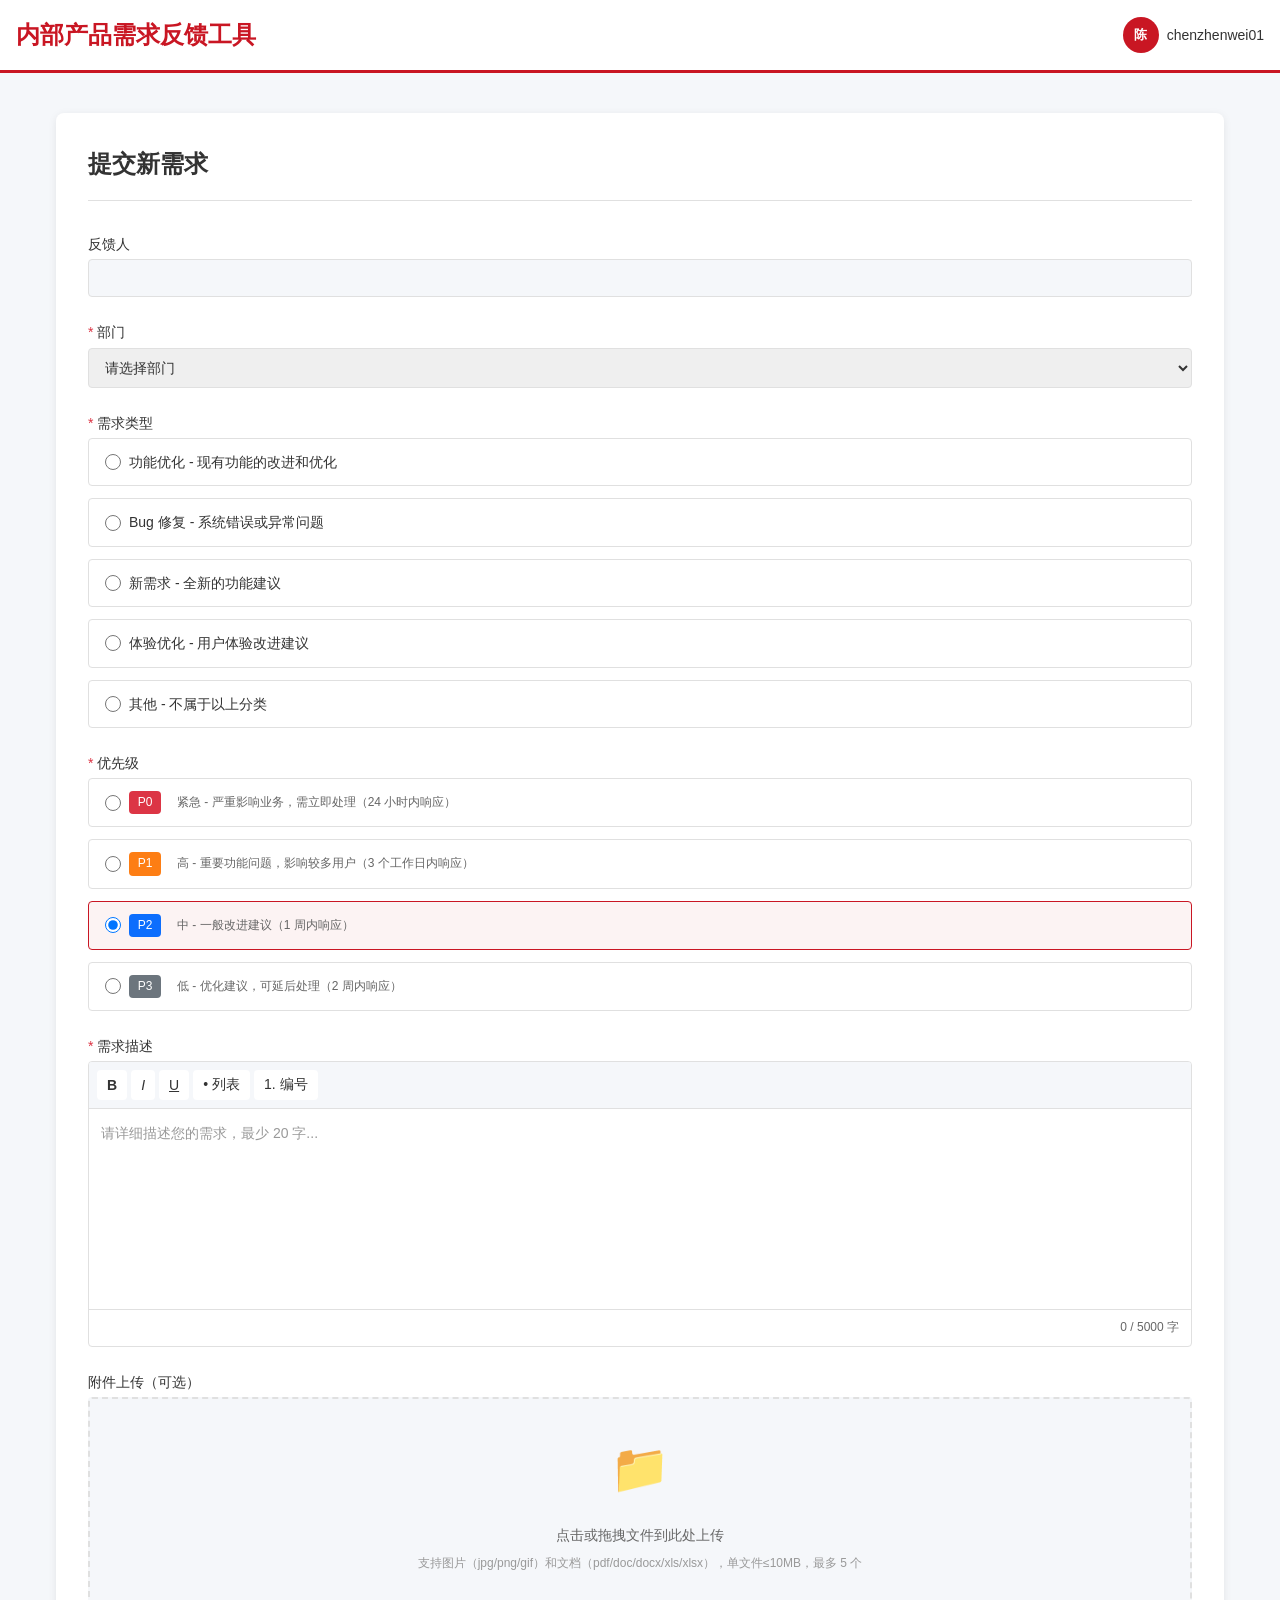
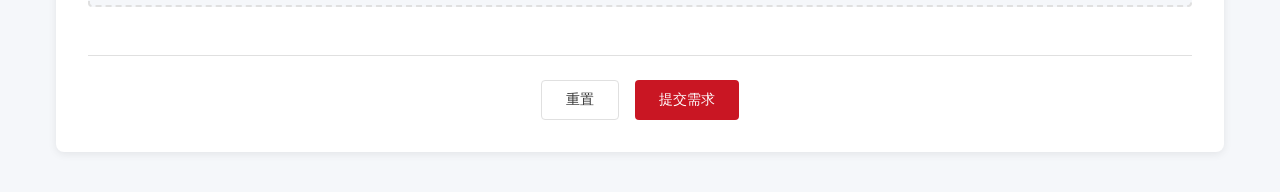
<file: index.html>
<!DOCTYPE html>
<html lang="zh-CN">
<head>
    <meta charset="UTF-8">
    <meta name="viewport" content="width=device-width, initial-scale=1.0">
    <title>需求提交 - 内部产品需求反馈工具</title>
    <link rel="stylesheet" href="css/common.css">
    <link rel="stylesheet" href="css/form.css">
</head>
<body>
    <!-- 头部 -->
    <header class="header">
        <div class="header-content">
            <a href="index.html" class="logo">内部产品需求反馈工具</a>
            <div class="user-info">
                <div class="user-avatar" id="userAvatar">陈</div>
                <span id="userName">chenzhenwei01</span>
            </div>
        </div>
    </header>

    <!-- 主内容区 -->
    <div class="container container-narrow">
        <div class="main-content">
            <h1 class="page-title">提交新需求</h1>

            <form id="requirementForm">
                <!-- 反馈人 -->
                <div class="form-group">
                    <label class="form-label">反馈人</label>
                    <input type="text" class="form-input" id="userName" name="userName" disabled>
                </div>

                <!-- 部门 -->
                <div class="form-group" id="departmentGroup">
                    <label class="form-label">
                        <span class="required">*</span>部门
                    </label>
                    <select class="form-select" id="department" name="department" required>
                        <option value="">请选择部门</option>
                    </select>
                    <div class="error-message">请选择所属部门</div>
                </div>

                <!-- 需求类型 -->
                <div class="form-group" id="typeGroup">
                    <label class="form-label">
                        <span class="required">*</span>需求类型
                    </label>
                    <div class="radio-group">
                        <label class="radio-item" data-value="feature_optimization">
                            <input type="radio" name="requirementType" value="feature_optimization">
                            <span class="radio-label">功能优化 - 现有功能的改进和优化</span>
                        </label>
                        <label class="radio-item" data-value="bug_fix">
                            <input type="radio" name="requirementType" value="bug_fix">
                            <span class="radio-label">Bug 修复 - 系统错误或异常问题</span>
                        </label>
                        <label class="radio-item" data-value="new_feature">
                            <input type="radio" name="requirementType" value="new_feature">
                            <span class="radio-label">新需求 - 全新的功能建议</span>
                        </label>
                        <label class="radio-item" data-value="experience_optimization">
                            <input type="radio" name="requirementType" value="experience_optimization">
                            <span class="radio-label">体验优化 - 用户体验改进建议</span>
                        </label>
                        <label class="radio-item" data-value="other">
                            <input type="radio" name="requirementType" value="other">
                            <span class="radio-label">其他 - 不属于以上分类</span>
                        </label>
                    </div>
                    <div class="error-message">请选择需求类型</div>
                </div>

                <!-- 优先级 -->
                <div class="form-group" id="priorityGroup">
                    <label class="form-label">
                        <span class="required">*</span>优先级
                    </label>
                    <div class="radio-group">
                        <label class="radio-item" data-value="P0">
                            <input type="radio" name="priority" value="P0">
                            <span class="radio-label">
                                <span class="priority-badge priority-p0">P0</span>
                                <span class="priority-description">紧急 - 严重影响业务，需立即处理（24 小时内响应）</span>
                            </span>
                        </label>
                        <label class="radio-item" data-value="P1">
                            <input type="radio" name="priority" value="P1">
                            <span class="radio-label">
                                <span class="priority-badge priority-p1">P1</span>
                                <span class="priority-description">高 - 重要功能问题，影响较多用户（3 个工作日内响应）</span>
                            </span>
                        </label>
                        <label class="radio-item selected" data-value="P2">
                            <input type="radio" name="priority" value="P2" checked>
                            <span class="radio-label">
                                <span class="priority-badge priority-p2">P2</span>
                                <span class="priority-description">中 - 一般改进建议（1 周内响应）</span>
                            </span>
                        </label>
                        <label class="radio-item" data-value="P3">
                            <input type="radio" name="priority" value="P3">
                            <span class="radio-label">
                                <span class="priority-badge priority-p3">P3</span>
                                <span class="priority-description">低 - 优化建议，可延后处理（2 周内响应）</span>
                            </span>
                        </label>
                    </div>
                    <div class="error-message">请选择优先级</div>
                </div>

                <!-- 需求描述 -->
                <div class="form-group" id="descriptionGroup">
                    <label class="form-label">
                        <span class="required">*</span>需求描述
                    </label>
                    <div class="rich-editor">
                        <div class="editor-toolbar">
                            <button type="button" class="toolbar-btn" onclick="formatText('bold')"><b>B</b></button>
                            <button type="button" class="toolbar-btn" onclick="formatText('italic')"><i>I</i></button>
                            <button type="button" class="toolbar-btn" onclick="formatText('underline')"><u>U</u></button>
                            <button type="button" class="toolbar-btn" onclick="formatText('insertUnorderedList')">• 列表</button>
                            <button type="button" class="toolbar-btn" onclick="formatText('insertOrderedList')">1. 编号</button>
                        </div>
                        <div class="editor-content" id="editor" contenteditable="true" data-placeholder="请详细描述您的需求，最少 20 字..."></div>
                        <div class="char-count">
                            <span id="charCount">0</span> / 5000 字
                        </div>
                    </div>
                    <div class="error-message">请输入需求描述（20-5000 字）</div>
                </div>

                <!-- 附件上传 -->
                <div class="form-group">
                    <label class="form-label">附件上传（可选）</label>
                    <div class="upload-area" id="uploadArea">
                        <div class="upload-icon">📁</div>
                        <div class="upload-text">点击或拖拽文件到此处上传</div>
                        <div class="upload-hint">支持图片（jpg/png/gif）和文档（pdf/doc/docx/xls/xlsx），单文件≤10MB，最多 5 个</div>
                        <input type="file" id="fileInput" multiple accept=".jpg,.jpeg,.png,.gif,.pdf,.doc,.docx,.xls,.xlsx" style="display: none;">
                    </div>
                    <div class="file-list" id="fileList"></div>
                </div>

                <!-- 提交按钮 -->
                <div class="form-actions">
                    <button type="button" class="btn btn-secondary" onclick="resetForm()">重置</button>
                    <button type="submit" class="btn btn-primary">提交需求</button>
                </div>
            </form>
        </div>
    </div>

    <!-- 成功弹窗 -->
    <div class="modal-overlay" id="successModal">
        <div class="modal">
            <div class="modal-body" style="text-align: center; padding: 40px 24px;">
                <div class="success-icon">✓</div>
                <h2 class="modal-title" style="margin-bottom: 16px;">提交成功</h2>
                <p class="text-secondary" style="margin-bottom: 24px;">您的需求已提交，产品团队将尽快处理</p>
                <div class="requirement-no">
                    <span>需求编号：</span>
                    <span id="requirementNo">REQ-20260327-001</span>
                    <button class="copy-btn" onclick="copyRequirementNo()">复制</button>
                </div>
                <button class="btn btn-primary" onclick="closeModal()" style="margin-top: 24px; width: 100%;">查看列表</button>
            </div>
        </div>
    </div>

    <!-- 脚本 -->
    <script src="config/index.js"></script>
    <script src="mock/data.js"></script>
    <script src="js/common.js"></script>
    <script src="api/index.js"></script>
    <script src="js/form.js"></script>
</body>
</html>
</file>
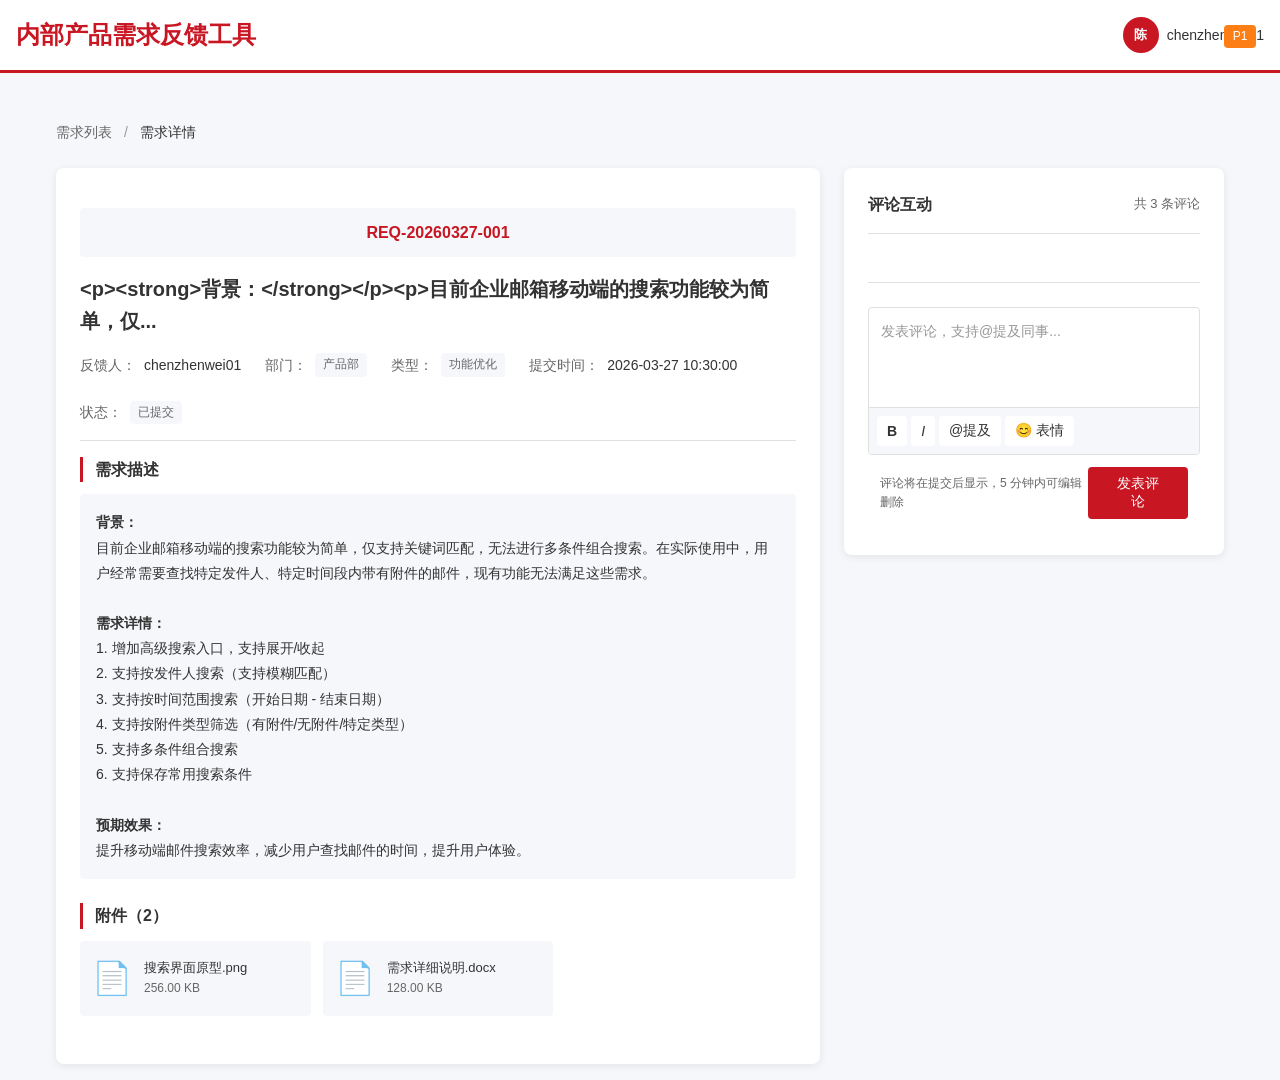
<file: detail.html>
<!DOCTYPE html>
<html lang="zh-CN">
<head>
    <meta charset="UTF-8">
    <meta name="viewport" content="width=device-width, initial-scale=1.0">
    <title>需求详情 - 内部产品需求反馈工具</title>
    <link rel="stylesheet" href="css/common.css">
    <link rel="stylesheet" href="css/form.css">
    <link rel="stylesheet" href="css/comment.css">
</head>
<body>
    <!-- 头部 -->
    <header class="header">
        <div class="header-content">
            <a href="index.html" class="logo">内部产品需求反馈工具</a>
            <div class="user-info">
                <div class="user-avatar" id="userAvatar">陈</div>
                <span id="userName">chenzhenwei01</span>
            </div>
        </div>
    </header>

    <!-- 主内容区 -->
    <div class="container container-narrow">
        <!-- 面包屑 -->
        <div class="breadcrumb">
            <a href="list.html">需求列表</a>
            <span class="separator">/</span>
            <span class="current">需求详情</span>
        </div>

        <div style="display: grid; grid-template-columns: 1fr 380px; gap: 24px;">
            <!-- 需求详情 -->
            <div class="card">
                <div class="card-header" style="flex-direction: column; align-items: flex-start; gap: 16px;">
                    <div>
                        <div class="requirement-no" id="requirementNo">REQ-20260327-001</div>
                        <h1 class="detail-title" id="requirementTitle" style="font-size: 20px; font-weight: 600; margin-top: 8px;">
                            优化企业邮箱移动端邮件搜索功能，支持按发件人、时间范围、附件类型等多条件组合搜索
                        </h1>
                    </div>
                    <div style="display: flex; gap: 24px; flex-wrap: wrap;">
                        <div class="meta-item" style="display: flex; align-items: center; gap: 8px;">
                            <span class="meta-label" style="color: var(--text-secondary);">反馈人：</span>
                            <span class="meta-value" id="userNameDisplay">chenzhenwei01</span>
                        </div>
                        <div class="meta-item" style="display: flex; align-items: center; gap: 8px;">
                            <span class="meta-label" style="color: var(--text-secondary);">部门：</span>
                            <span class="tag" id="departmentName">产品部</span>
                        </div>
                        <div class="meta-item" style="display: flex; align-items: center; gap: 8px;">
                            <span class="meta-label" style="color: var(--text-secondary);">类型：</span>
                            <span class="tag" id="requirementType">功能优化</span>
                        </div>
                        <div class="meta-item" style="display: flex; align-items: center; gap: 8px;">
                            <span class="meta-label" style="color: var(--text-secondary);">提交时间：</span>
                            <span class="meta-value" id="createdAt">2026-03-27 10:30:00</span>
                        </div>
                        <div class="meta-item" style="display: flex; align-items: center; gap: 8px;">
                            <span class="meta-label" style="color: var(--text-secondary);">状态：</span>
                            <span class="tag" id="status">已提交</span>
                        </div>
                    </div>
                    <div style="position: absolute; top: 24px; right: 24px;">
                        <span class="priority-badge priority-p1" id="priority">P1</span>
                    </div>
                </div>

                <!-- 需求描述 -->
                <div class="detail-section" style="margin-bottom: 24px;">
                    <h2 class="section-title" style="font-size: 16px; font-weight: 600; margin-bottom: 12px; padding-left: 12px; border-left: 3px solid var(--netease-red);">需求描述</h2>
                    <div class="detail-content" id="description" style="font-size: 14px; line-height: 1.8; padding: 16px; background: var(--bg-gray); border-radius: 4px;">
                        <!-- 动态渲染 -->
                    </div>
                </div>

                <!-- 附件 -->
                <div class="detail-section" style="margin-bottom: 24px;">
                    <h2 class="section-title" style="font-size: 16px; font-weight: 600; margin-bottom: 12px; padding-left: 12px; border-left: 3px solid var(--netease-red);">附件（<span id="attachmentCount">2</span>）</h2>
                    <div class="attachment-list" id="attachmentList" style="display: grid; grid-template-columns: repeat(auto-fill, minmax(200px, 1fr)); gap: 12px;">
                        <!-- 动态渲染 -->
                    </div>
                </div>
            </div>

            <!-- 评论区 -->
            <div class="comments-section">
                <div class="comments-header">
                    <h2 class="comments-title">评论互动</h2>
                    <span class="comments-count">共 3 条评论</span>
                </div>

                <!-- 评论列表 -->
                <div class="comments-list">
                    <!-- 动态渲染 -->
                </div>

                <!-- 评论输入 -->
                <div class="comment-input-section">
                    <div class="comment-input-wrapper">
                        <div class="comment-editor" id="commentEditor" contenteditable="true" data-placeholder="发表评论，支持@提及同事..."></div>
                        <div class="comment-toolbar">
                            <button class="toolbar-btn" onclick="formatComment('bold')"><b>B</b></button>
                            <button class="toolbar-btn" onclick="formatComment('italic')"><i>I</i></button>
                            <button class="toolbar-btn" onclick="insertMention()">@提及</button>
                            <button class="toolbar-btn" onclick="insertEmoji()">😊 表情</button>
                        </div>
                    </div>
                    <div class="comment-footer">
                        <span class="comment-hint">评论将在提交后显示，5 分钟内可编辑删除</span>
                        <button class="submit-comment-btn" onclick="submitComment()">发表评论</button>
                    </div>
                </div>

                <!-- 权限提示 -->
                <div class="permission-tip" id="permissionTip">
                    <div class="permission-tip-content">
                        ⚠️ 您暂无权限查看评论和发表评论，仅需求提交人和产品管理员可见
                    </div>
                </div>
            </div>
        </div>
    </div>

    <!-- 脚本 -->
    <script src="config/index.js"></script>
    <script src="mock/data.js"></script>
    <script src="js/common.js"></script>
    <script src="api/index.js"></script>
    <script src="js/comment.js"></script>
    
    <script>
        // 加载需求详情
        document.addEventListener('DOMContentLoaded', function() {
            const requirementId = Utils.getUrlParam('id') || '1';
            const detail = MockData.requirementDetail;
            
            if (detail) {
                document.getElementById('requirementNo').textContent = detail.requirement_no;
                document.getElementById('requirementTitle').textContent = detail.description.substring(0, 50) + '...';
                document.getElementById('userNameDisplay').textContent = detail.user.name;
                document.getElementById('departmentName').textContent = detail.department.name;
                document.getElementById('requirementType').textContent = detail.requirement_type === 'feature_optimization' ? '功能优化' : detail.requirement_type;
                document.getElementById('createdAt').textContent = detail.created_at;
                document.getElementById('status').textContent = detail.status === 'submitted' ? '已提交' : detail.status;
                document.getElementById('priority').textContent = detail.priority;
                document.getElementById('priority').className = 'priority-badge priority-' + detail.priority.toLowerCase();
                document.getElementById('description').innerHTML = detail.description;
                document.getElementById('attachmentCount').textContent = detail.attachments.length;
                
                // 渲染附件
                const attachmentList = document.getElementById('attachmentList');
                attachmentList.innerHTML = detail.attachments.map(att => `
                    <div class="attachment-item" style="display: flex; align-items: center; gap: 12px; padding: 12px; background: var(--bg-gray); border-radius: 4px; cursor: pointer;">
                        <div class="attachment-icon" style="font-size: 32px;">📄</div>
                        <div class="attachment-info" style="flex: 1; overflow: hidden;">
                            <div class="attachment-name" style="font-size: 13px; white-space: nowrap; overflow: hidden; text-overflow: ellipsis;">${att.file_name}</div>
                            <div class="attachment-size" style="font-size: 12px; color: var(--text-secondary);">${Utils.formatFileSize(att.file_size)}</div>
                        </div>
                    </div>
                `).join('');
                
                // 存储当前需求 ID 供评论模块使用
                Utils.storage.set('rft_current_requirement_id', requirementId);
            }
        });
    </script>
</body>
</html>
</file>
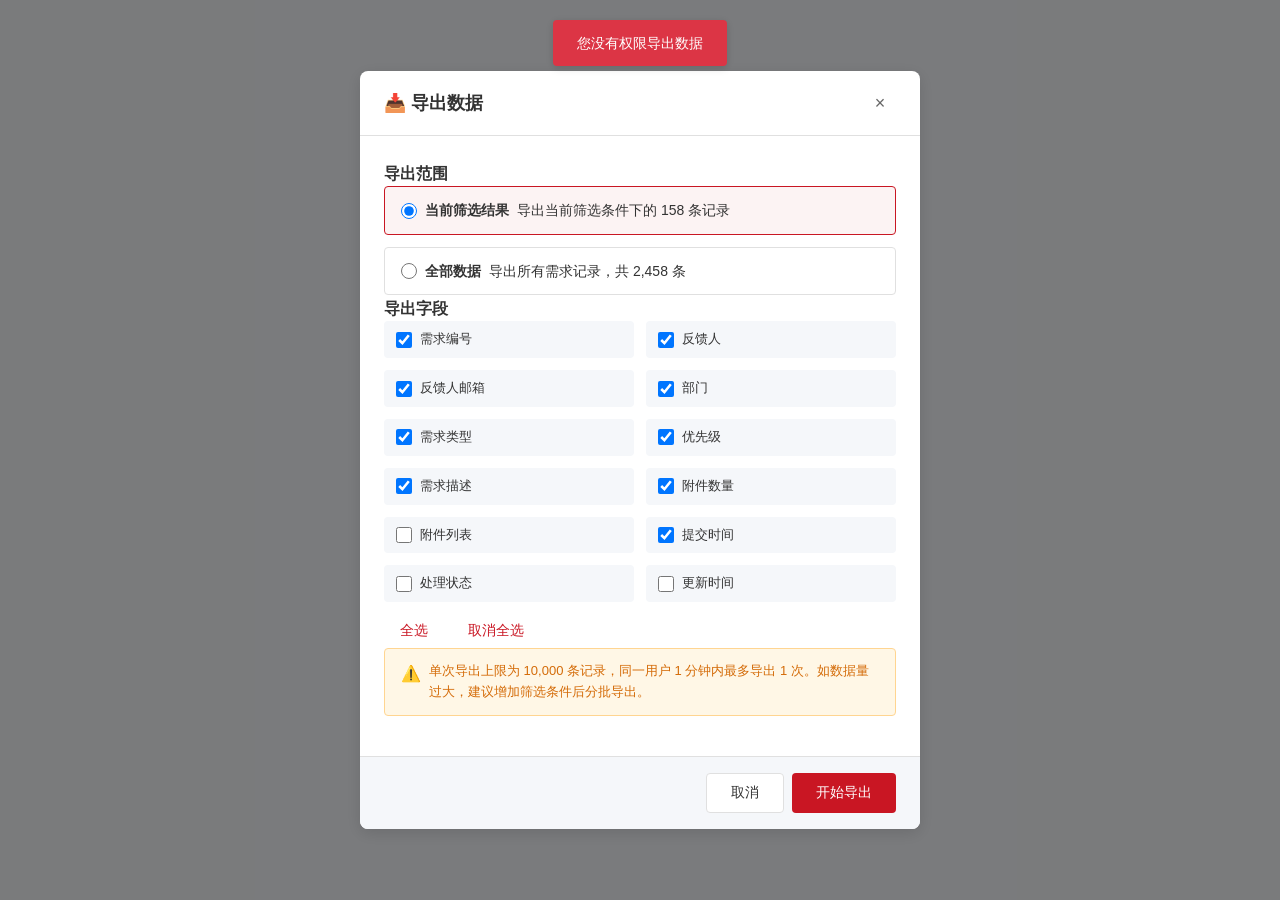
<file: export-modal.html>
<!DOCTYPE html>
<html lang="zh-CN">
<head>
    <meta charset="UTF-8">
    <meta name="viewport" content="width=device-width, initial-scale=1.0">
    <title>数据导出 - 内部产品需求反馈工具</title>
    <link rel="stylesheet" href="css/common.css">
    <link rel="stylesheet" href="css/form.css">
</head>
<body>
    <!-- 导出弹窗 -->
    <div class="modal-overlay active" id="exportModal" style="position: fixed;">
        <div class="modal">
            <!-- 弹窗头部 -->
            <div class="modal-header">
                <h2 class="modal-title">
                    <span>📥</span> 导出数据
                </h2>
                <button class="close-btn" onclick="closeModal()">×</button>
            </div>

            <!-- 弹窗主体 - 表单 -->
            <div class="modal-body" id="exportForm">
                <!-- 导出范围 -->
                <div class="form-section">
                    <h3 class="section-title">导出范围</h3>
                    <div class="radio-group">
                        <label class="radio-item selected">
                            <input type="radio" name="exportScope" value="filtered" checked>
                            <div class="radio-label">
                                <strong>当前筛选结果</strong>
                                <div class="radio-hint">导出当前筛选条件下的 158 条记录</div>
                            </div>
                        </label>
                        <label class="radio-item">
                            <input type="radio" name="exportScope" value="all">
                            <div class="radio-label">
                                <strong>全部数据</strong>
                                <div class="radio-hint">导出所有需求记录，共 2,458 条</div>
                            </div>
                        </label>
                    </div>
                </div>

                <!-- 导出字段 -->
                <div class="form-section">
                    <h3 class="section-title">导出字段</h3>
                    <div class="field-grid" id="fieldGrid">
                        <label class="checkbox-item">
                            <input type="checkbox" name="fields" value="requirement_no" checked>
                            <span class="checkbox-label">需求编号</span>
                        </label>
                        <label class="checkbox-item">
                            <input type="checkbox" name="fields" value="user_name" checked>
                            <span class="checkbox-label">反馈人</span>
                        </label>
                        <label class="checkbox-item">
                            <input type="checkbox" name="fields" value="user_email" checked>
                            <span class="checkbox-label">反馈人邮箱</span>
                        </label>
                        <label class="checkbox-item">
                            <input type="checkbox" name="fields" value="department_name" checked>
                            <span class="checkbox-label">部门</span>
                        </label>
                        <label class="checkbox-item">
                            <input type="checkbox" name="fields" value="requirement_type" checked>
                            <span class="checkbox-label">需求类型</span>
                        </label>
                        <label class="checkbox-item">
                            <input type="checkbox" name="fields" value="priority" checked>
                            <span class="checkbox-label">优先级</span>
                        </label>
                        <label class="checkbox-item">
                            <input type="checkbox" name="fields" value="description" checked>
                            <span class="checkbox-label">需求描述</span>
                        </label>
                        <label class="checkbox-item">
                            <input type="checkbox" name="fields" value="attachment_count" checked>
                            <span class="checkbox-label">附件数量</span>
                        </label>
                        <label class="checkbox-item">
                            <input type="checkbox" name="fields" value="attachment_list">
                            <span class="checkbox-label">附件列表</span>
                        </label>
                        <label class="checkbox-item">
                            <input type="checkbox" name="fields" value="created_at" checked>
                            <span class="checkbox-label">提交时间</span>
                        </label>
                        <label class="checkbox-item">
                            <input type="checkbox" name="fields" value="status">
                            <span class="checkbox-label">处理状态</span>
                        </label>
                        <label class="checkbox-item">
                            <input type="checkbox" name="fields" value="updated_at">
                            <span class="checkbox-label">更新时间</span>
                        </label>
                    </div>
                    <div class="field-actions">
                        <button type="button" class="btn btn-link" onclick="selectAllFields()">全选</button>
                        <button type="button" class="btn btn-link" onclick="deselectAllFields()">取消全选</button>
                    </div>
                </div>

                <!-- 导出限制提示 -->
                <div class="warning-box">
                    <div class="warning-content">
                        <span class="warning-icon">⚠️</span>
                        <div class="warning-text">
                            单次导出上限为 10,000 条记录，同一用户 1 分钟内最多导出 1 次。如数据量过大，建议增加筛选条件后分批导出。
                        </div>
                    </div>
                </div>
            </div>

            <!-- 进度提示 -->
            <div class="progress-section" id="progressSection" style="display: none; text-align: center; padding: 32px 24px;">
                <div class="progress-icon" style="font-size: 48px; margin-bottom: 16px; animation: spin 1s linear infinite;">⏳</div>
                <h3 class="progress-title" style="font-size: 16px; font-weight: 600; margin-bottom: 8px;">正在生成导出文件</h3>
                <p class="progress-desc" style="font-size: 14px; color: var(--text-secondary); margin-bottom: 24px;">请稍候，数据量较大时可能需要一些时间</p>
                <div class="progress-bar">
                    <div class="progress-bar-fill" id="progressBar"></div>
                </div>
                <p class="progress-text" id="progressText" style="font-size: 13px; color: var(--text-secondary);">准备中... 0%</p>
            </div>

            <!-- 成功状态 -->
            <div class="success-section" id="successSection" style="display: none; text-align: center; padding: 32px 24px;">
                <div class="success-icon" style="width: 64px; height: 64px; margin: 0 auto 24px; background: var(--success-color); border-radius: 50%; display: flex; align-items: center; justify-content: center; font-size: 32px; color: white;">✓</div>
                <h3 class="success-title" style="font-size: 18px; font-weight: 600; margin-bottom: 8px;">导出成功</h3>
                <p class="success-desc" style="font-size: 14px; color: var(--text-secondary); margin-bottom: 24px;">文件已生成，请点击下方按钮下载</p>
                <div class="download-info" style="background: var(--bg-gray); border-radius: 4px; padding: 16px; margin-bottom: 24px;">
                    <div class="download-item" style="display: flex; align-items: center; gap: 12px; padding: 12px; background: white; border-radius: 4px;">
                        <div class="download-icon" style="font-size: 24px;">📊</div>
                        <div class="download-details" style="flex: 1; text-align: left;">
                            <div class="download-name" style="font-size: 14px; margin-bottom: 4px;">需求反馈_20260327103200.xlsx</div>
                            <div class="download-meta" style="font-size: 12px; color: var(--text-secondary);">158 条记录 · 256 KB</div>
                        </div>
                        <button class="download-btn" onclick="downloadFile()" style="padding: 8px 16px; background: var(--netease-red); color: white; border: none; border-radius: 4px; font-size: 13px; cursor: pointer;">下载</button>
                    </div>
                </div>
                <p class="expire-hint" style="font-size: 12px; color: var(--warning-color); margin-top: 12px;">⏰ 下载链接将在 1 小时后过期，请及时下载</p>
            </div>

            <!-- 弹窗底部 -->
            <div class="modal-footer" id="modalFooter">
                <button class="btn btn-secondary" onclick="closeModal()">取消</button>
                <button class="btn btn-primary" id="exportBtn" onclick="startExport()">开始导出</button>
            </div>
        </div>
    </div>

    <!-- 脚本 -->
    <script src="config/index.js"></script>
    <script src="mock/data.js"></script>
    <script src="js/common.js"></script>
    <script src="api/index.js"></script>
    <script src="js/export.js"></script>
</body>
</html>
</file>
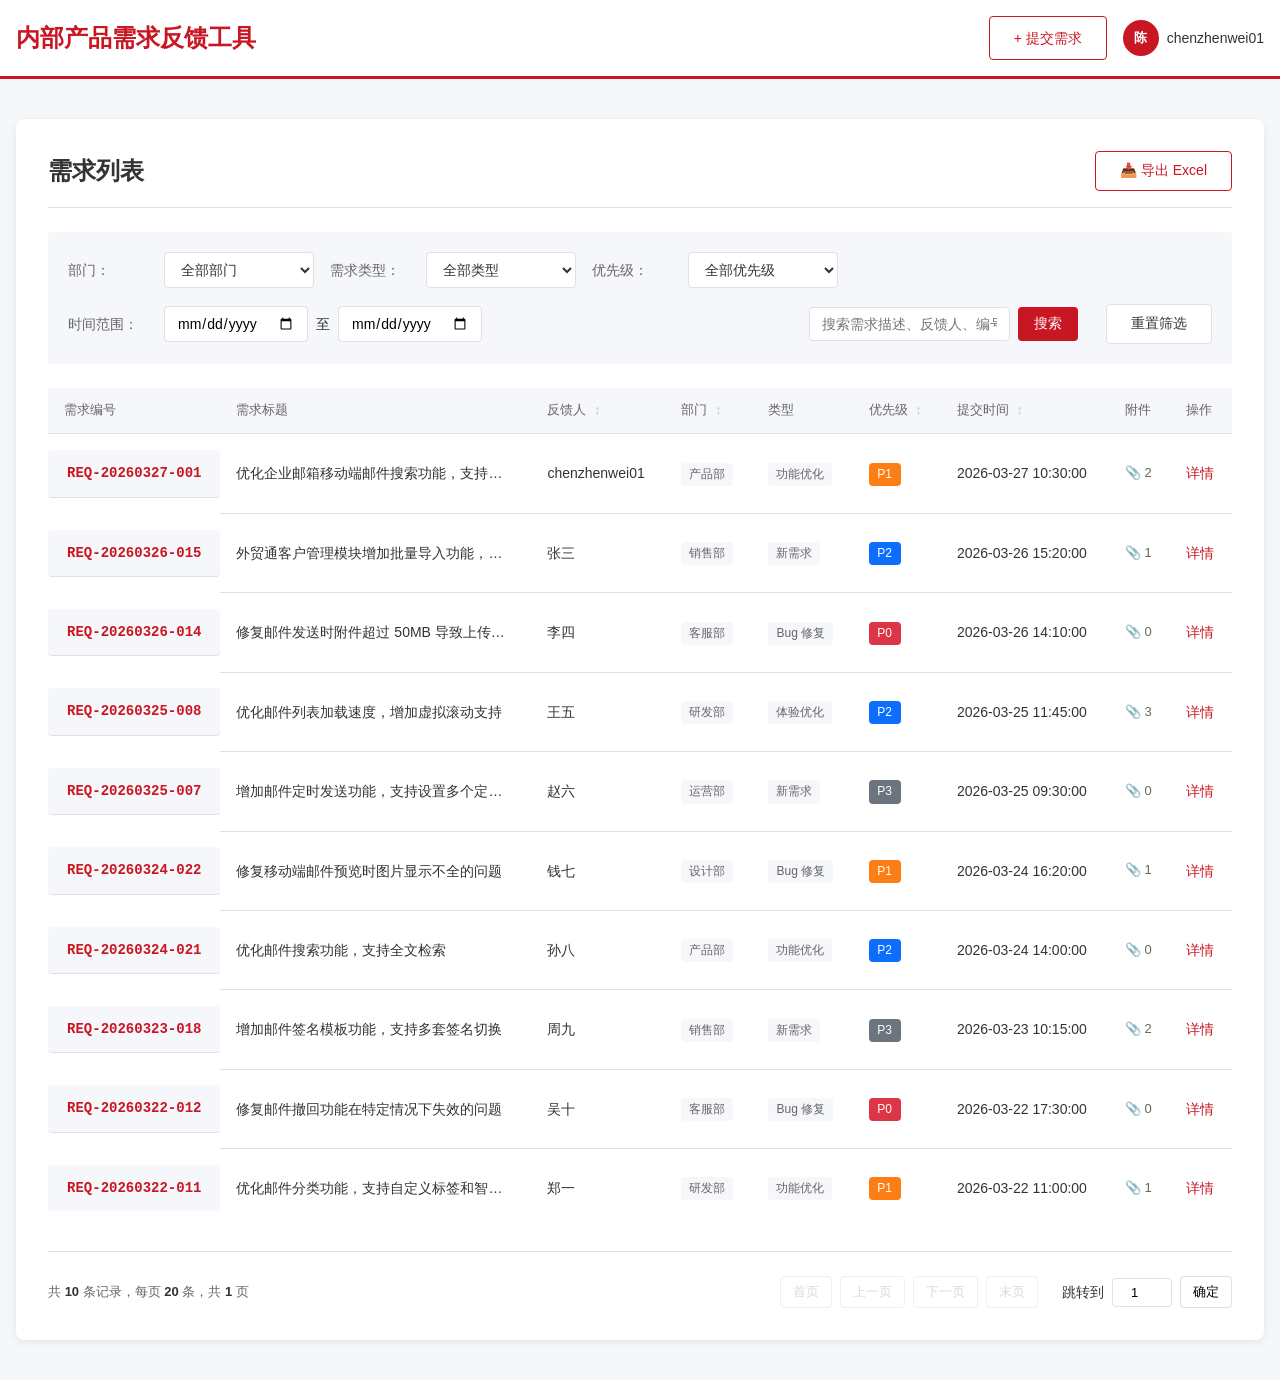
<file: list.html>
<!DOCTYPE html>
<html lang="zh-CN">
<head>
    <meta charset="UTF-8">
    <meta name="viewport" content="width=device-width, initial-scale=1.0">
    <title>需求列表 - 内部产品需求反馈工具</title>
    <link rel="stylesheet" href="css/common.css">
    <link rel="stylesheet" href="css/form.css">
    <link rel="stylesheet" href="css/list.css">
</head>
<body>
    <!-- 头部 -->
    <header class="header">
        <div class="header-content">
            <a href="index.html" class="logo">内部产品需求反馈工具</a>
            <div class="header-actions">
                <a href="index.html" class="btn btn-outline">+ 提交需求</a>
                <div class="user-info">
                    <div class="user-avatar" id="userAvatar">陈</div>
                    <span id="userName">chenzhenwei01</span>
                </div>
            </div>
        </div>
    </header>

    <!-- 主内容区 -->
    <div class="container container-wide">
        <div class="main-content">
            <!-- 页面头部 -->
            <div class="page-header">
                <h1 class="page-title" style="margin: 0; border: none; padding: 0;">需求列表</h1>
                <button class="btn btn-outline" onclick="showExportModal()">📥 导出 Excel</button>
            </div>

            <!-- 筛选区 -->
            <div class="filter-section">
                <div class="filter-row">
                    <span class="filter-label">部门：</span>
                    <select class="filter-select" id="filterDepartment">
                        <option value="">全部部门</option>
                    </select>

                    <span class="filter-label">需求类型：</span>
                    <select class="filter-select" id="filterType">
                        <option value="">全部类型</option>
                        <option value="feature_optimization">功能优化</option>
                        <option value="bug_fix">Bug 修复</option>
                        <option value="new_feature">新需求</option>
                        <option value="experience_optimization">体验优化</option>
                        <option value="other">其他</option>
                    </select>

                    <span class="filter-label">优先级：</span>
                    <select class="filter-select" id="filterPriority">
                        <option value="">全部优先级</option>
                        <option value="P0">P0 - 紧急</option>
                        <option value="P1">P1 - 高</option>
                        <option value="P2">P2 - 中</option>
                        <option value="P3">P3 - 低</option>
                    </select>
                </div>

                <div class="filter-row">
                    <span class="filter-label">时间范围：</span>
                    <div class="date-range">
                        <input type="date" class="date-input" id="startDate">
                        <span>至</span>
                        <input type="date" class="date-input" id="endDate">
                    </div>

                    <div class="search-box" style="margin-left: auto;">
                        <input type="text" class="search-input" id="searchInput" placeholder="搜索需求描述、反馈人、编号...">
                        <button class="search-btn" onclick="searchRequirements()">搜索</button>
                    </div>

                    <button class="btn btn-secondary" onclick="resetFilters()" style="margin-left: 12px;">重置筛选</button>
                </div>
            </div>

            <!-- 表格 -->
            <div class="table-container">
                <table class="data-table">
                    <thead>
                        <tr>
                            <th>需求编号</th>
                            <th>需求标题</th>
                            <th class="sortable" data-sort="user_name">反馈人 <span class="sort-icon">↕</span></th>
                            <th class="sortable" data-sort="department_name">部门 <span class="sort-icon">↕</span></th>
                            <th>类型</th>
                            <th class="sortable" data-sort="priority">优先级 <span class="sort-icon">↕</span></th>
                            <th class="sortable" data-sort="created_at">提交时间 <span class="sort-icon">↕</span></th>
                            <th>附件</th>
                            <th>操作</th>
                        </tr>
                    </thead>
                    <tbody id="tableBody">
                        <!-- 动态渲染 -->
                    </tbody>
                </table>
            </div>

            <!-- 空状态 -->
            <div class="empty-state" id="emptyState" style="display: none;">
                <div class="empty-icon">📭</div>
                <h3 class="empty-title">暂无需求记录</h3>
                <p class="empty-desc">当前筛选条件下没有找到任何需求</p>
                <button class="btn btn-primary" onclick="resetFilters()">重置筛选</button>
            </div>

            <!-- 分页器 -->
            <div class="pagination">
                <div class="pagination-info">
                    <!-- 动态渲染 -->
                </div>
                <div class="pagination-controls">
                    <!-- 动态渲染 -->
                </div>
            </div>
        </div>
    </div>

    <!-- 脚本 -->
    <script src="config/index.js"></script>
    <script src="mock/data.js"></script>
    <script src="js/common.js"></script>
    <script src="api/index.js"></script>
    <script src="js/list.js"></script>
</body>
</html>
</file>
<file: css/common.css>
/**
 * 公共样式
 * 内部产品需求反馈工具 - 通用样式
 */

/* ==================== CSS 变量 ==================== */
:root {
  /* 主题色 */
  --netease-red: #c91623;
  --netease-red-hover: #a8121d;
  
  /* 优先级颜色 */
  --p0-color: #dc3545;
  --p1-color: #fd7e14;
  --p2-color: #0d6efd;
  --p3-color: #6c757d;
  
  /* 状态颜色 */
  --success-color: #52c41a;
  --warning-color: #faad14;
  --error-color: #dc3545;
  --info-color: #0d6efd;
  
  /* 基础颜色 */
  --border-color: #e0e0e0;
  --bg-gray: #f5f7fa;
  --text-primary: #333333;
  --text-secondary: #666666;
  --text-placeholder: #999999;
  --white: #ffffff;
  --black: #000000;
  
  /* 间距 */
  --spacing-xs: 4px;
  --spacing-sm: 8px;
  --spacing-md: 16px;
  --spacing-lg: 24px;
  --spacing-xl: 32px;
  
  /* 圆角 */
  --radius-sm: 4px;
  --radius-md: 8px;
  --radius-lg: 12px;
  --radius-full: 50%;
  
  /* 阴影 */
  --shadow-sm: 0 1px 2px rgba(0, 0, 0, 0.05);
  --shadow-md: 0 2px 8px rgba(0, 0, 0, 0.08);
  --shadow-lg: 0 4px 16px rgba(0, 0, 0, 0.12);
  
  /* 过渡 */
  --transition-fast: 0.15s ease;
  --transition-normal: 0.2s ease;
  --transition-slow: 0.3s ease;
  
  /* 字体 */
  --font-family: -apple-system, BlinkMacSystemFont, "Segoe UI", "PingFang SC", 
                 "Hiragino Sans GB", "Microsoft YaHei", sans-serif;
  --font-size-xs: 12px;
  --font-size-sm: 13px;
  --font-size-md: 14px;
  --font-size-lg: 16px;
  --font-size-xl: 18px;
  --font-size-2xl: 20px;
  --font-size-3xl: 24px;
}

/* ==================== 基础重置 ==================== */
* {
  margin: 0;
  padding: 0;
  box-sizing: border-box;
}

body {
  font-family: var(--font-family);
  background-color: var(--bg-gray);
  color: var(--text-primary);
  line-height: 1.6;
  font-size: var(--font-size-md);
  -webkit-font-smoothing: antialiased;
  -moz-osx-font-smoothing: grayscale;
}

/* ==================== 布局容器 ==================== */
.container {
  max-width: 1400px;
  margin: 0 auto;
  padding: var(--spacing-md);
}

.container-narrow {
  max-width: 1200px;
}

.container-wide {
  max-width: 1400px;
}

/* ==================== 头部样式 ==================== */
.header {
  background: var(--white);
  border-bottom: 3px solid var(--netease-red);
  padding: var(--spacing-md) 0;
  margin-bottom: var(--spacing-lg);
}

.header-content {
  max-width: 1400px;
  margin: 0 auto;
  padding: 0 var(--spacing-md);
  display: flex;
  justify-content: space-between;
  align-items: center;
}

.logo {
  font-size: var(--font-size-3xl);
  font-weight: 600;
  color: var(--netease-red);
  text-decoration: none;
}

.header-actions {
  display: flex;
  align-items: center;
  gap: var(--spacing-md);
}

.user-info {
  display: flex;
  align-items: center;
  gap: var(--spacing-sm);
}

.user-avatar {
  width: 36px;
  height: 36px;
  border-radius: var(--radius-full);
  background: var(--netease-red);
  color: var(--white);
  display: flex;
  align-items: center;
  justify-content: center;
  font-weight: 600;
  font-size: var(--font-size-sm);
}

/* ==================== 主内容区 ==================== */
.main-content {
  background: var(--white);
  border-radius: var(--radius-md);
  box-shadow: var(--shadow-md);
  padding: var(--spacing-xl);
  margin-bottom: var(--spacing-lg);
}

.page-title {
  font-size: var(--font-size-3xl);
  font-weight: 600;
  color: var(--text-primary);
  margin-bottom: var(--spacing-xl);
  padding-bottom: var(--spacing-md);
  border-bottom: 1px solid var(--border-color);
}

.page-header {
  display: flex;
  justify-content: space-between;
  align-items: center;
  margin-bottom: var(--spacing-lg);
  padding-bottom: var(--spacing-md);
  border-bottom: 1px solid var(--border-color);
}

/* ==================== 按钮样式 ==================== */
.btn {
  padding: 10px 24px;
  border: none;
  border-radius: var(--radius-sm);
  font-size: var(--font-size-md);
  font-weight: 500;
  cursor: pointer;
  transition: all var(--transition-normal);
  display: inline-flex;
  align-items: center;
  justify-content: center;
  gap: var(--spacing-xs);
  text-decoration: none;
}

.btn:disabled {
  opacity: 0.6;
  cursor: not-allowed;
}

.btn-primary {
  background: var(--netease-red);
  color: var(--white);
}

.btn-primary:hover:not(:disabled) {
  background: var(--netease-red-hover);
}

.btn-secondary {
  background: var(--white);
  color: var(--text-primary);
  border: 1px solid var(--border-color);
}

.btn-secondary:hover:not(:disabled) {
  border-color: var(--netease-red);
  color: var(--netease-red);
}

.btn-outline {
  background: transparent;
  color: var(--netease-red);
  border: 1px solid var(--netease-red);
}

.btn-outline:hover:not(:disabled) {
  background: var(--netease-red);
  color: var(--white);
}

.btn-link {
  background: transparent;
  color: var(--netease-red);
  border: none;
  padding: var(--spacing-sm) var(--spacing-md);
}

.btn-link:hover:not(:disabled) {
  text-decoration: underline;
}

.btn-sm {
  padding: 6px 12px;
  font-size: var(--font-size-sm);
}

.btn-lg {
  padding: 14px 32px;
  font-size: var(--font-size-lg);
}

/* ==================== 表单样式 ==================== */
.form-group {
  margin-bottom: var(--spacing-lg);
}

.form-label {
  display: block;
  font-size: var(--font-size-md);
  font-weight: 500;
  color: var(--text-primary);
  margin-bottom: var(--spacing-xs);
}

.form-label .required {
  color: var(--error-color);
  margin-right: 4px;
}

.form-input,
.form-select,
.form-textarea {
  width: 100%;
  padding: 10px 12px;
  border: 1px solid var(--border-color);
  border-radius: var(--radius-sm);
  font-size: var(--font-size-md);
  color: var(--text-primary);
  transition: border-color var(--transition-normal), box-shadow var(--transition-normal);
  font-family: inherit;
}

.form-input:focus,
.form-select:focus,
.form-textarea:focus {
  outline: none;
  border-color: var(--netease-red);
  box-shadow: 0 0 0 2px rgba(201, 22, 35, 0.1);
}

.form-input:disabled,
.form-select:disabled,
.form-textarea:disabled {
  background-color: var(--bg-gray);
  cursor: not-allowed;
}

.form-input.error,
.form-select.error,
.form-textarea.error {
  border-color: var(--error-color);
}

.error-message {
  color: var(--error-color);
  font-size: var(--font-size-xs);
  margin-top: 4px;
  display: none;
}

.form-group.error .error-message {
  display: block;
}

.form-group.error .form-input,
.form-group.error .form-select,
.form-group.error .form-textarea {
  border-color: var(--error-color);
}

/* ==================== 标签样式 ==================== */
.tag {
  display: inline-block;
  padding: 2px 8px;
  border-radius: var(--radius-sm);
  font-size: var(--font-size-xs);
  background: var(--bg-gray);
  color: var(--text-secondary);
}

.priority-badge {
  padding: 2px 8px;
  border-radius: var(--radius-sm);
  font-size: var(--font-size-xs);
  font-weight: 500;
  color: var(--white);
  display: inline-block;
  min-width: 32px;
  text-align: center;
}

.priority-p0 { background-color: var(--p0-color); }
.priority-p1 { background-color: var(--p1-color); }
.priority-p2 { background-color: var(--p2-color); }
.priority-p3 { background-color: var(--p3-color); }

/* ==================== 面包屑导航 ==================== */
.breadcrumb {
  padding: var(--spacing-sm) 0;
  margin-bottom: var(--spacing-md);
}

.breadcrumb a {
  color: var(--text-secondary);
  text-decoration: none;
  transition: color var(--transition-normal);
}

.breadcrumb a:hover {
  color: var(--netease-red);
}

.breadcrumb .separator {
  margin: 0 var(--spacing-sm);
  color: var(--text-placeholder);
}

.breadcrumb .current {
  color: var(--text-primary);
}

/* ==================== 卡片样式 ==================== */
.card {
  background: var(--white);
  border-radius: var(--radius-md);
  box-shadow: var(--shadow-md);
  padding: var(--spacing-lg);
}

.card-header {
  display: flex;
  justify-content: space-between;
  align-items: center;
  margin-bottom: var(--spacing-md);
  padding-bottom: var(--spacing-md);
  border-bottom: 1px solid var(--border-color);
}

.card-title {
  font-size: var(--font-size-lg);
  font-weight: 600;
  color: var(--text-primary);
}

/* ==================== 弹窗样式 ==================== */
.modal-overlay {
  position: fixed;
  top: 0;
  left: 0;
  right: 0;
  bottom: 0;
  background: rgba(0, 0, 0, 0.5);
  display: none;
  align-items: center;
  justify-content: center;
  z-index: 1000;
}

.modal-overlay.active {
  display: flex;
}

.modal {
  background: var(--white);
  border-radius: var(--radius-md);
  box-shadow: var(--shadow-lg);
  max-width: 560px;
  width: 90%;
  max-height: 90vh;
  overflow-y: auto;
}

.modal-header {
  display: flex;
  justify-content: space-between;
  align-items: center;
  padding: var(--spacing-md) var(--spacing-lg);
  border-bottom: 1px solid var(--border-color);
}

.modal-title {
  font-size: var(--font-size-xl);
  font-weight: 600;
  color: var(--text-primary);
}

.modal-body {
  padding: var(--spacing-lg);
}

.modal-footer {
  display: flex;
  justify-content: flex-end;
  gap: var(--spacing-sm);
  padding: var(--spacing-md) var(--spacing-lg);
  border-top: 1px solid var(--border-color);
  background: var(--bg-gray);
}

.close-btn {
  width: 32px;
  height: 32px;
  border: none;
  background: transparent;
  cursor: pointer;
  border-radius: var(--radius-sm);
  font-size: var(--font-size-xl);
  color: var(--text-secondary);
  display: flex;
  align-items: center;
  justify-content: center;
}

.close-btn:hover {
  background: var(--bg-gray);
  color: var(--text-primary);
}

/* ==================== 工具类 ==================== */
.text-center { text-align: center; }
.text-left { text-align: left; }
.text-right { text-align: right; }

.text-primary { color: var(--text-primary); }
.text-secondary { color: var(--text-secondary); }
.text-placeholder { color: var(--text-placeholder); }
.text-error { color: var(--error-color); }
.text-success { color: var(--success-color); }
.text-warning { color: var(--warning-color); }

.mt-0 { margin-top: 0; }
.mt-1 { margin-top: var(--spacing-xs); }
.mt-2 { margin-top: var(--spacing-sm); }
.mt-3 { margin-top: var(--spacing-md); }
.mt-4 { margin-top: var(--spacing-lg); }

.mb-0 { margin-bottom: 0; }
.mb-1 { margin-bottom: var(--spacing-xs); }
.mb-2 { margin-bottom: var(--spacing-sm); }
.mb-3 { margin-bottom: var(--spacing-md); }
.mb-4 { margin-bottom: var(--spacing-lg); }

.flex { display: flex; }
.flex-col { flex-direction: column; }
.items-center { align-items: center; }
.justify-between { justify-content: space-between; }
.justify-center { justify-content: center; }
.gap-1 { gap: var(--spacing-xs); }
.gap-2 { gap: var(--spacing-sm); }
.gap-3 { gap: var(--spacing-md); }

.hidden { display: none; }
.visible { display: block; }

/* ==================== 响应式 ==================== */
@media (max-width: 768px) {
  .container {
    padding: var(--spacing-sm);
  }
  
  .header-content {
    flex-direction: column;
    gap: var(--spacing-md);
  }
  
  .page-header {
    flex-direction: column;
    gap: var(--spacing-md);
  }
  
  .modal {
    width: 95%;
    margin: var(--spacing-sm);
  }
}
</file>
<file: css/form.css>
/**
 * 表单样式
 * 内部产品需求反馈工具 - 表单专用样式
 */

/* ==================== 单选按钮组 ==================== */
.radio-group {
  display: flex;
  flex-direction: column;
  gap: 12px;
}

.radio-item {
  display: flex;
  align-items: center;
  gap: 8px;
  padding: 12px 16px;
  border: 1px solid var(--border-color);
  border-radius: var(--radius-sm);
  cursor: pointer;
  transition: all var(--transition-normal);
}

.radio-item:hover {
  border-color: var(--netease-red);
  background-color: rgba(201, 22, 35, 0.02);
}

.radio-item.selected {
  border-color: var(--netease-red);
  background-color: rgba(201, 22, 35, 0.05);
}

.radio-item input[type="radio"] {
  width: 16px;
  height: 16px;
  cursor: pointer;
  margin: 0;
}

.radio-item input[type="checkbox"] {
  width: 16px;
  height: 16px;
  cursor: pointer;
  margin: 0;
}

.radio-label {
  flex: 1;
  font-size: var(--font-size-md);
  display: flex;
  align-items: center;
  gap: 8px;
}

/* ==================== 优先级选择 ==================== */
.priority-description {
  font-size: var(--font-size-xs);
  color: var(--text-secondary);
  margin-left: 8px;
}

/* ==================== 富文本编辑器 ==================== */
.rich-editor {
  border: 1px solid var(--border-color);
  border-radius: var(--radius-sm);
  overflow: hidden;
}

.editor-toolbar {
  display: flex;
  gap: 4px;
  padding: 8px;
  background: var(--bg-gray);
  border-bottom: 1px solid var(--border-color);
  flex-wrap: wrap;
}

.toolbar-btn {
  padding: 6px 10px;
  border: none;
  background: var(--white);
  border-radius: var(--radius-sm);
  cursor: pointer;
  font-size: var(--font-size-md);
  color: var(--text-primary);
  transition: all var(--transition-normal);
}

.toolbar-btn:hover {
  background: var(--netease-red);
  color: var(--white);
}

.toolbar-btn.active {
  background: var(--netease-red);
  color: var(--white);
}

.editor-content {
  min-height: 200px;
  padding: 12px;
  font-size: var(--font-size-md);
  line-height: 1.8;
  outline: none;
  overflow-y: auto;
}

.editor-content:empty:before {
  content: attr(data-placeholder);
  color: var(--text-placeholder);
}

.char-count {
  text-align: right;
  font-size: var(--font-size-xs);
  color: var(--text-secondary);
  padding: 8px 12px;
  border-top: 1px solid var(--border-color);
}

.char-count.warning {
  color: var(--warning-color);
}

.char-count.error {
  color: var(--error-color);
}

/* ==================== 附件上传 ==================== */
.upload-area {
  border: 2px dashed var(--border-color);
  border-radius: var(--radius-sm);
  padding: 32px;
  text-align: center;
  cursor: pointer;
  transition: all var(--transition-normal);
  background: var(--bg-gray);
}

.upload-area:hover {
  border-color: var(--netease-red);
  background: rgba(201, 22, 35, 0.02);
}

.upload-area.dragover {
  border-color: var(--netease-red);
  background: rgba(201, 22, 35, 0.05);
}

.upload-icon {
  font-size: 48px;
  color: var(--netease-red);
  margin-bottom: 16px;
}

.upload-text {
  font-size: var(--font-size-md);
  color: var(--text-secondary);
  margin-bottom: 8px;
}

.upload-hint {
  font-size: var(--font-size-xs);
  color: var(--text-placeholder);
}

.file-list {
  margin-top: 16px;
  display: flex;
  flex-direction: column;
  gap: 8px;
}

.file-item {
  display: flex;
  align-items: center;
  gap: 12px;
  padding: 12px;
  background: var(--bg-gray);
  border-radius: var(--radius-sm);
  transition: all var(--transition-normal);
}

.file-item:hover {
  background: rgba(201, 22, 35, 0.05);
}

.file-icon {
  font-size: 24px;
  flex-shrink: 0;
}

.file-info {
  flex: 1;
  min-width: 0;
}

.file-name {
  font-size: var(--font-size-md);
  color: var(--text-primary);
  margin-bottom: 4px;
  white-space: nowrap;
  overflow: hidden;
  text-overflow: ellipsis;
}

.file-size {
  font-size: var(--font-size-xs);
  color: var(--text-secondary);
}

.file-progress {
  width: 100%;
  height: 4px;
  background: var(--border-color);
  border-radius: 2px;
  margin-top: 8px;
  overflow: hidden;
}

.file-progress-bar {
  height: 100%;
  background: var(--netease-red);
  transition: width var(--transition-normal);
}

.file-delete {
  padding: 4px 8px;
  border: none;
  background: transparent;
  color: var(--text-secondary);
  cursor: pointer;
  border-radius: var(--radius-sm);
  font-size: var(--font-size-md);
  flex-shrink: 0;
}

.file-delete:hover {
  background: var(--error-color);
  color: var(--white);
}

.file-error {
  color: var(--error-color);
  font-size: var(--font-size-xs);
  margin-top: 4px;
}

/* ==================== 表单操作区 ==================== */
.form-actions {
  display: flex;
  gap: 16px;
  justify-content: center;
  margin-top: 32px;
  padding-top: 24px;
  border-top: 1px solid var(--border-color);
}

/* ==================== 成功弹窗 ==================== */
.success-icon {
  width: 64px;
  height: 64px;
  margin: 0 auto 24px;
  background: var(--success-color);
  border-radius: var(--radius-full);
  display: flex;
  align-items: center;
  justify-content: center;
  font-size: 32px;
  color: var(--white);
}

.requirement-no {
  font-size: var(--font-size-lg);
  font-weight: 600;
  color: var(--netease-red);
  padding: 12px;
  background: var(--bg-gray);
  border-radius: var(--radius-sm);
  margin: 16px 0;
  display: flex;
  align-items: center;
  justify-content: center;
  gap: 12px;
}

.copy-btn {
  padding: 4px 12px;
  border: 1px solid var(--netease-red);
  background: var(--white);
  color: var(--netease-red);
  border-radius: var(--radius-sm);
  cursor: pointer;
  font-size: var(--font-size-xs);
  transition: all var(--transition-normal);
}

.copy-btn:hover {
  background: var(--netease-red);
  color: var(--white);
}

/* ==================== 日期选择器 ==================== */
.date-range {
  display: flex;
  align-items: center;
  gap: 8px;
}

.date-input {
  padding: 8px 12px;
  border: 1px solid var(--border-color);
  border-radius: var(--radius-sm);
  font-size: var(--font-size-md);
  font-family: inherit;
}

.date-input:focus {
  outline: none;
  border-color: var(--netease-red);
}

/* ==================== 搜索框 ==================== */
.search-box {
  display: flex;
  align-items: center;
  gap: 8px;
}

.search-input {
  flex: 1;
  padding: 8px 12px;
  border: 1px solid var(--border-color);
  border-radius: var(--radius-sm);
  font-size: var(--font-size-md);
}

.search-input:focus {
  outline: none;
  border-color: var(--netease-red);
}

.search-btn {
  padding: 8px 16px;
  background: var(--netease-red);
  color: var(--white);
  border: none;
  border-radius: var(--radius-sm);
  cursor: pointer;
  font-size: var(--font-size-md);
  transition: background var(--transition-normal);
}

.search-btn:hover {
  background: var(--netease-red-hover);
}

/* ==================== 筛选区 ==================== */
.filter-section {
  background: var(--bg-gray);
  border-radius: var(--radius-sm);
  padding: 20px;
  margin-bottom: 24px;
}

.filter-row {
  display: flex;
  align-items: center;
  gap: 16px;
  margin-bottom: 16px;
  flex-wrap: wrap;
}

.filter-row:last-child {
  margin-bottom: 0;
}

.filter-label {
  font-size: var(--font-size-md);
  color: var(--text-secondary);
  min-width: 80px;
}

.filter-select {
  padding: 8px 12px;
  border: 1px solid var(--border-color);
  border-radius: var(--radius-sm);
  font-size: var(--font-size-md);
  color: var(--text-primary);
  background: var(--white);
  cursor: pointer;
  min-width: 150px;
}

.filter-select:focus {
  outline: none;
  border-color: var(--netease-red);
}

/* ==================== 字段选择网格 ==================== */
.field-grid {
  display: grid;
  grid-template-columns: repeat(2, 1fr);
  gap: 12px;
}

.checkbox-item {
  display: flex;
  align-items: center;
  gap: 8px;
  padding: 8px 12px;
  background: var(--bg-gray);
  border-radius: var(--radius-sm);
  cursor: pointer;
  transition: all var(--transition-normal);
}

.checkbox-item:hover {
  background: rgba(201, 22, 35, 0.05);
}

.checkbox-item input[type="checkbox"] {
  width: 16px;
  height: 16px;
  cursor: pointer;
  margin: 0;
}

.checkbox-label {
  font-size: var(--font-size-sm);
  color: var(--text-primary);
}

.field-actions {
  display: flex;
  gap: 8px;
  margin-top: 12px;
}

/* ==================== 警告提示框 ==================== */
.warning-box {
  background: #fff7e6;
  border: 1px solid #ffd591;
  border-radius: var(--radius-sm);
  padding: 12px 16px;
  margin-bottom: 16px;
}

.warning-content {
  display: flex;
  align-items: flex-start;
  gap: 8px;
}

.warning-icon {
  font-size: 16px;
  flex-shrink: 0;
}

.warning-text {
  font-size: var(--font-size-sm);
  color: #d46b08;
}

/* ==================== 进度条 ==================== */
.progress-bar {
  width: 100%;
  height: 8px;
  background: var(--border-color);
  border-radius: var(--radius-sm);
  overflow: hidden;
  margin-bottom: 12px;
}

.progress-bar-fill {
  height: 100%;
  background: var(--netease-red);
  border-radius: var(--radius-sm);
  transition: width 0.3s ease;
}

/* ==================== 响应式 ==================== */
@media (max-width: 768px) {
  .radio-item {
    flex-direction: column;
    align-items: flex-start;
    gap: 8px;
  }
  
  .form-actions {
    flex-direction: column;
  }
  
  .form-actions .btn {
    width: 100%;
  }
  
  .field-grid {
    grid-template-columns: 1fr;
  }
  
  .filter-row {
    flex-direction: column;
    align-items: stretch;
  }
  
  .filter-label {
    margin-bottom: 4px;
  }
  
  .date-range {
    flex-direction: column;
    align-items: stretch;
  }
}
</file>
<file: css/comment.css>
/**
 * 评论样式
 * 内部产品需求反馈工具 - 评论专用样式
 */

/* ==================== 评论区容器 ==================== */
.comments-section {
  background: var(--white);
  border-radius: var(--radius-md);
  box-shadow: var(--shadow-md);
  padding: var(--spacing-lg);
  height: fit-content;
}

.comments-header {
  display: flex;
  justify-content: space-between;
  align-items: center;
  margin-bottom: var(--spacing-lg);
  padding-bottom: var(--spacing-md);
  border-bottom: 1px solid var(--border-color);
}

.comments-title {
  font-size: var(--font-size-lg);
  font-weight: 600;
  color: var(--text-primary);
}

.comments-count {
  font-size: var(--font-size-sm);
  color: var(--text-secondary);
}

/* ==================== 评论列表 ==================== */
.comments-list {
  max-height: 500px;
  overflow-y: auto;
  margin-bottom: var(--spacing-lg);
}

.comments-list::-webkit-scrollbar {
  width: 6px;
}

.comments-list::-webkit-scrollbar-track {
  background: var(--bg-gray);
  border-radius: 3px;
}

.comments-list::-webkit-scrollbar-thumb {
  background: var(--border-color);
  border-radius: 3px;
}

.comments-list::-webkit-scrollbar-thumb:hover {
  background: var(--text-placeholder);
}

.comment-item {
  padding: var(--spacing-md) 0;
  border-bottom: 1px solid var(--border-color);
}

.comment-item:last-child {
  border-bottom: none;
}

.comment-item.deleted {
  opacity: 0.6;
}

/* ==================== 评论头部 ==================== */
.comment-header {
  display: flex;
  justify-content: space-between;
  align-items: center;
  margin-bottom: 12px;
}

.comment-author {
  display: flex;
  align-items: center;
  gap: 12px;
}

.comment-avatar {
  width: 36px;
  height: 36px;
  border-radius: var(--radius-full);
  background: var(--netease-red);
  color: var(--white);
  display: flex;
  align-items: center;
  justify-content: center;
  font-weight: 600;
  font-size: var(--font-size-sm);
  flex-shrink: 0;
}

.comment-info {
  display: flex;
  flex-direction: column;
}

.comment-name {
  font-size: var(--font-size-md);
  font-weight: 500;
  color: var(--text-primary);
}

.comment-dept {
  font-size: var(--font-size-xs);
  color: var(--text-secondary);
}

.comment-time {
  font-size: var(--font-size-xs);
  color: var(--text-placeholder);
}

/* ==================== 评论内容 ==================== */
.comment-content {
  font-size: var(--font-size-md);
  line-height: 1.6;
  color: var(--text-primary);
  margin-bottom: 8px;
  word-wrap: break-word;
}

.comment-content p {
  margin-bottom: 8px;
}

.comment-content p:last-child {
  margin-bottom: 0;
}

.comment-content strong {
  font-weight: 600;
}

.comment-content em {
  font-style: italic;
}

.comment-content a {
  color: var(--netease-red);
  text-decoration: none;
}

.comment-content a:hover {
  text-decoration: underline;
}

.comment-content ul,
.comment-content ol {
  margin: 8px 0;
  padding-left: 20px;
}

.comment-content blockquote {
  margin: 8px 0;
  padding: 8px 12px;
  border-left: 3px solid var(--border-color);
  background: var(--bg-gray);
  color: var(--text-secondary);
}

/* ==================== @提及样式 ==================== */
.mention {
  color: var(--netease-red);
  font-weight: 500;
  cursor: pointer;
}

.mention:hover {
  text-decoration: underline;
}

/* ==================== 评论操作 ==================== */
.comment-actions {
  display: flex;
  gap: 12px;
}

.comment-action {
  font-size: var(--font-size-xs);
  color: var(--text-secondary);
  cursor: pointer;
  background: none;
  border: none;
  padding: 0;
  transition: color var(--transition-normal);
}

.comment-action:hover {
  color: var(--netease-red);
}

/* ==================== 评论输入区 ==================== */
.comment-input-section {
  border-top: 1px solid var(--border-color);
  padding-top: var(--spacing-lg);
}

.comment-input-wrapper {
  border: 1px solid var(--border-color);
  border-radius: var(--radius-sm);
  overflow: hidden;
}

.comment-editor {
  min-height: 100px;
  padding: 12px;
  font-size: var(--font-size-md);
  line-height: 1.6;
  outline: none;
  border-bottom: 1px solid var(--border-color);
  overflow-y: auto;
}

.comment-editor:empty:before {
  content: attr(data-placeholder);
  color: var(--text-placeholder);
}

.comment-editor:focus {
  background: rgba(201, 22, 35, 0.02);
}

.comment-toolbar {
  display: flex;
  gap: 4px;
  padding: 8px;
  background: var(--bg-gray);
  flex-wrap: wrap;
}

.comment-footer {
  display: flex;
  justify-content: space-between;
  align-items: center;
  padding: 12px;
}

.comment-hint {
  font-size: var(--font-size-xs);
  color: var(--text-secondary);
}

.submit-comment-btn {
  padding: 8px 24px;
  background: var(--netease-red);
  color: var(--white);
  border: none;
  border-radius: var(--radius-sm);
  font-size: var(--font-size-md);
  cursor: pointer;
  transition: background var(--transition-normal);
}

.submit-comment-btn:hover:not(:disabled) {
  background: var(--netease-red-hover);
}

.submit-comment-btn:disabled {
  background: var(--border-color);
  cursor: not-allowed;
}

/* ==================== @提及下拉框 ==================== */
.mention-input {
  position: relative;
}

.mention-dropdown {
  position: absolute;
  bottom: 100%;
  left: 0;
  background: var(--white);
  border: 1px solid var(--border-color);
  border-radius: var(--radius-sm);
  box-shadow: var(--shadow-lg);
  max-height: 200px;
  overflow-y: auto;
  display: none;
  z-index: 100;
  min-width: 200px;
}

.mention-dropdown.show {
  display: block;
}

.mention-item {
  padding: 8px 12px;
  cursor: pointer;
  font-size: var(--font-size-sm);
  display: flex;
  align-items: center;
  gap: 8px;
  transition: background var(--transition-normal);
}

.mention-item:hover {
  background: var(--bg-gray);
}

.mention-item-avatar {
  width: 24px;
  height: 24px;
  border-radius: var(--radius-full);
  background: var(--netease-red);
  color: var(--white);
  display: flex;
  align-items: center;
  justify-content: center;
  font-size: var(--font-size-xs);
  font-weight: 600;
}

.mention-item-name {
  flex: 1;
}

.mention-item-dept {
  font-size: var(--font-size-xs);
  color: var(--text-secondary);
}

/* ==================== 表情选择器 ==================== */
.emoji-picker {
  position: absolute;
  bottom: 100%;
  right: 0;
  background: var(--white);
  border: 1px solid var(--border-color);
  border-radius: var(--radius-md);
  box-shadow: var(--shadow-lg);
  padding: 12px;
  display: none;
  z-index: 100;
}

.emoji-picker.show {
  display: grid;
  grid-template-columns: repeat(8, 1fr);
  gap: 4px;
}

.emoji-btn {
  width: 32px;
  height: 32px;
  border: none;
  background: transparent;
  cursor: pointer;
  border-radius: var(--radius-sm);
  font-size: 18px;
  display: flex;
  align-items: center;
  justify-content: center;
  transition: background var(--transition-normal);
}

.emoji-btn:hover {
  background: var(--bg-gray);
}

/* ==================== 权限提示 ==================== */
.permission-tip {
  background: #fff7e6;
  border: 1px solid #ffd591;
  border-radius: var(--radius-sm);
  padding: 12px;
  margin-top: 16px;
  display: none;
}

.permission-tip.show {
  display: block;
}

.permission-tip-content {
  font-size: var(--font-size-sm);
  color: #d46b08;
  display: flex;
  align-items: flex-start;
  gap: 8px;
}

/* ==================== 时间线样式 ==================== */
.timeline {
  position: relative;
  padding-left: 20px;
}

.timeline::before {
  content: '';
  position: absolute;
  left: 6px;
  top: 0;
  bottom: 0;
  width: 2px;
  background: var(--border-color);
}

.timeline-item {
  position: relative;
  padding-left: 16px;
  margin-bottom: 16px;
}

.timeline-item::before {
  content: '';
  position: absolute;
  left: -17px;
  top: 4px;
  width: 10px;
  height: 10px;
  border-radius: var(--radius-full);
  background: var(--netease-red);
}

.timeline-item:last-child {
  margin-bottom: 0;
}

.timeline-time {
  font-size: var(--font-size-xs);
  color: var(--text-secondary);
  margin-bottom: 4px;
}

.timeline-content {
  font-size: var(--font-size-sm);
  color: var(--text-primary);
}

/* ==================== 回复嵌套 ==================== */
.comment-replies {
  margin-top: 12px;
  padding-left: 48px;
  border-left: 2px solid var(--bg-gray);
  padding-left: 16px;
}

.comment-reply {
  margin-top: 12px;
  padding-top: 12px;
  border-top: 1px solid var(--bg-gray);
}

/* ==================== 回复输入框 ==================== */
.reply-input-wrapper {
  margin-top: 12px;
  display: none;
}

.reply-input-wrapper.show {
  display: block;
}

.reply-editor {
  min-height: 60px;
  padding: 8px 12px;
  border: 1px solid var(--border-color);
  border-radius: var(--radius-sm);
  font-size: var(--font-size-md);
  outline: none;
  margin-bottom: 8px;
}

.reply-editor:focus {
  border-color: var(--netease-red);
}

.reply-actions {
  display: flex;
  justify-content: flex-end;
  gap: 8px;
}

/* ==================== 响应式 ==================== */
@media (max-width: 768px) {
  .comments-section {
    padding: var(--spacing-md);
  }
  
  .comment-header {
    flex-direction: column;
    align-items: flex-start;
    gap: 8px;
  }
  
  .comment-replies {
    padding-left: 24px;
  }
  
  .comment-actions {
    margin-top: 8px;
  }
  
  .comment-footer {
    flex-direction: column;
    gap: 12px;
    align-items: stretch;
  }
  
  .submit-comment-btn {
    width: 100%;
  }
}
</file>
<file: css/list.css>
/**
 * 列表样式
 * 内部产品需求反馈工具 - 列表专用样式
 */

/* ==================== 数据表格 ==================== */
.table-container {
  overflow-x: auto;
}

.data-table {
  width: 100%;
  border-collapse: collapse;
}

.data-table th,
.data-table td {
  padding: 12px 16px;
  text-align: left;
  border-bottom: 1px solid var(--border-color);
}

.data-table th {
  background: var(--bg-gray);
  font-weight: 500;
  font-size: var(--font-size-sm);
  color: var(--text-secondary);
  white-space: nowrap;
}

.data-table th.sortable {
  cursor: pointer;
  user-select: none;
}

.data-table th.sortable:hover {
  background: rgba(201, 22, 35, 0.05);
}

.data-table th.sortable .sort-icon {
  margin-left: 4px;
  opacity: 0.3;
}

.data-table th.sortable.asc .sort-icon,
.data-table th.sortable.desc .sort-icon {
  opacity: 1;
  color: var(--netease-red);
}

.data-table tbody tr {
  transition: background var(--transition-normal);
}

.data-table tbody tr:hover {
  background: rgba(201, 22, 35, 0.02);
}

.data-table td {
  font-size: var(--font-size-md);
}

.data-table tr:last-child td {
  border-bottom: none;
}

/* ==================== 表格字段样式 ==================== */
.requirement-no {
  font-family: 'SFMono-Regular', Consolas, 'Liberation Mono', Menlo, monospace;
  color: var(--netease-red);
  font-size: var(--font-size-sm);
}

.requirement-title {
  max-width: 300px;
  overflow: hidden;
  text-overflow: ellipsis;
  white-space: nowrap;
}

.attachment-icon {
  color: var(--text-secondary);
  font-size: var(--font-size-sm);
  display: flex;
  align-items: center;
  gap: 4px;
}

.action-link {
  color: var(--netease-red);
  text-decoration: none;
  cursor: pointer;
  transition: color var(--transition-normal);
}

.action-link:hover {
  text-decoration: underline;
  color: var(--netease-red-hover);
}

/* ==================== 分页器 ==================== */
.pagination {
  display: flex;
  justify-content: space-between;
  align-items: center;
  margin-top: 24px;
  padding-top: 24px;
  border-top: 1px solid var(--border-color);
}

.pagination-info {
  font-size: var(--font-size-sm);
  color: var(--text-secondary);
}

.pagination-info strong {
  color: var(--text-primary);
}

.pagination-controls {
  display: flex;
  align-items: center;
  gap: 8px;
}

.page-btn {
  padding: 6px 12px;
  border: 1px solid var(--border-color);
  background: var(--white);
  border-radius: var(--radius-sm);
  cursor: pointer;
  font-size: var(--font-size-sm);
  transition: all var(--transition-normal);
  min-width: 36px;
  text-align: center;
}

.page-btn:hover:not(:disabled) {
  border-color: var(--netease-red);
  color: var(--netease-red);
}

.page-btn.active {
  background: var(--netease-red);
  color: var(--white);
  border-color: var(--netease-red);
}

.page-btn:disabled {
  opacity: 0.5;
  cursor: not-allowed;
}

.page-jump {
  display: flex;
  align-items: center;
  gap: 8px;
  margin-left: 16px;
}

.jump-input {
  width: 60px;
  padding: 6px;
  border: 1px solid var(--border-color);
  border-radius: var(--radius-sm);
  text-align: center;
  font-size: var(--font-size-sm);
}

.jump-input:focus {
  outline: none;
  border-color: var(--netease-red);
}

/* ==================== 空状态 ==================== */
.empty-state {
  text-align: center;
  padding: 60px 20px;
}

.empty-icon {
  font-size: 64px;
  margin-bottom: 16px;
  opacity: 0.5;
}

.empty-title {
  font-size: var(--font-size-xl);
  color: var(--text-secondary);
  margin-bottom: 8px;
}

.empty-desc {
  font-size: var(--font-size-md);
  color: var(--text-placeholder);
  margin-bottom: 24px;
}

/* ==================== 加载状态 ==================== */
.loading-state {
  text-align: center;
  padding: 60px 20px;
}

.loading-spinner {
  width: 40px;
  height: 40px;
  border: 3px solid var(--border-color);
  border-top-color: var(--netease-red);
  border-radius: var(--radius-full);
  margin: 0 auto 16px;
  animation: spin 1s linear infinite;
}

@keyframes spin {
  to { transform: rotate(360deg); }
}

.loading-text {
  font-size: var(--font-size-md);
  color: var(--text-secondary);
}

/* ==================== 错误状态 ==================== */
.error-state {
  text-align: center;
  padding: 60px 20px;
}

.error-icon {
  font-size: 48px;
  margin-bottom: 16px;
  color: var(--error-color);
}

.error-title {
  font-size: var(--font-size-lg);
  color: var(--error-color);
  margin-bottom: 8px;
}

.error-desc {
  font-size: var(--font-size-md);
  color: var(--text-secondary);
  margin-bottom: 24px;
}

/* ==================== 骨架屏 ==================== */
.skeleton {
  background: linear-gradient(90deg, var(--bg-gray) 25%, #e8e8e8 50%, var(--bg-gray) 75%);
  background-size: 200% 100%;
  animation: shimmer 1.5s infinite;
  border-radius: var(--radius-sm);
}

.skeleton-text {
  height: 16px;
  margin-bottom: 8px;
}

.skeleton-title {
  height: 24px;
  width: 60%;
  margin-bottom: 16px;
}

.skeleton-row {
  display: flex;
  gap: 16px;
  margin-bottom: 16px;
}

.skeleton-cell {
  flex: 1;
  height: 40px;
}

@keyframes shimmer {
  0% { background-position: 200% 0; }
  100% { background-position: -200% 0; }
}

/* ==================== 高亮搜索词 ==================== */
.highlight {
  background: rgba(250, 173, 20, 0.3);
  color: inherit;
  padding: 1px 2px;
  border-radius: 2px;
}

/* ==================== 批量操作栏 ==================== */
.batch-actions {
  display: flex;
  align-items: center;
  gap: 12px;
  padding: 12px 16px;
  background: rgba(201, 22, 35, 0.05);
  border-radius: var(--radius-sm);
  margin-bottom: 16px;
}

.batch-count {
  font-size: var(--font-size-sm);
  color: var(--text-secondary);
}

.batch-actions .btn {
  padding: 6px 16px;
  font-size: var(--font-size-sm);
}

/* ==================== 表格复选框 ==================== */
.table-checkbox {
  width: 16px;
  height: 16px;
  cursor: pointer;
}

/* ==================== 响应式表格 ==================== */
@media (max-width: 1024px) {
  .data-table {
    font-size: var(--font-size-sm);
  }
  
  .data-table th,
  .data-table td {
    padding: 8px;
  }
  
  .requirement-title {
    max-width: 200px;
  }
}

@media (max-width: 768px) {
  .pagination {
    flex-direction: column;
    gap: 16px;
  }
  
  .pagination-controls {
    flex-wrap: wrap;
    justify-content: center;
  }
  
  .page-jump {
    margin-left: 0;
    width: 100%;
    justify-content: center;
  }
  
  /* 移动端表格转换为卡片布局 */
  .data-table thead {
    display: none;
  }
  
  .data-table tbody tr {
    display: block;
    margin-bottom: 16px;
    padding: 16px;
    border: 1px solid var(--border-color);
    border-radius: var(--radius-md);
    background: var(--white);
  }
  
  .data-table td {
    display: flex;
    justify-content: space-between;
    padding: 8px 0;
    border-bottom: 1px solid var(--bg-gray);
  }
  
  .data-table td:last-child {
    border-bottom: none;
  }
  
  .data-table td:before {
    content: attr(data-label);
    font-weight: 500;
    color: var(--text-secondary);
    margin-right: 16px;
  }
}
</file>
